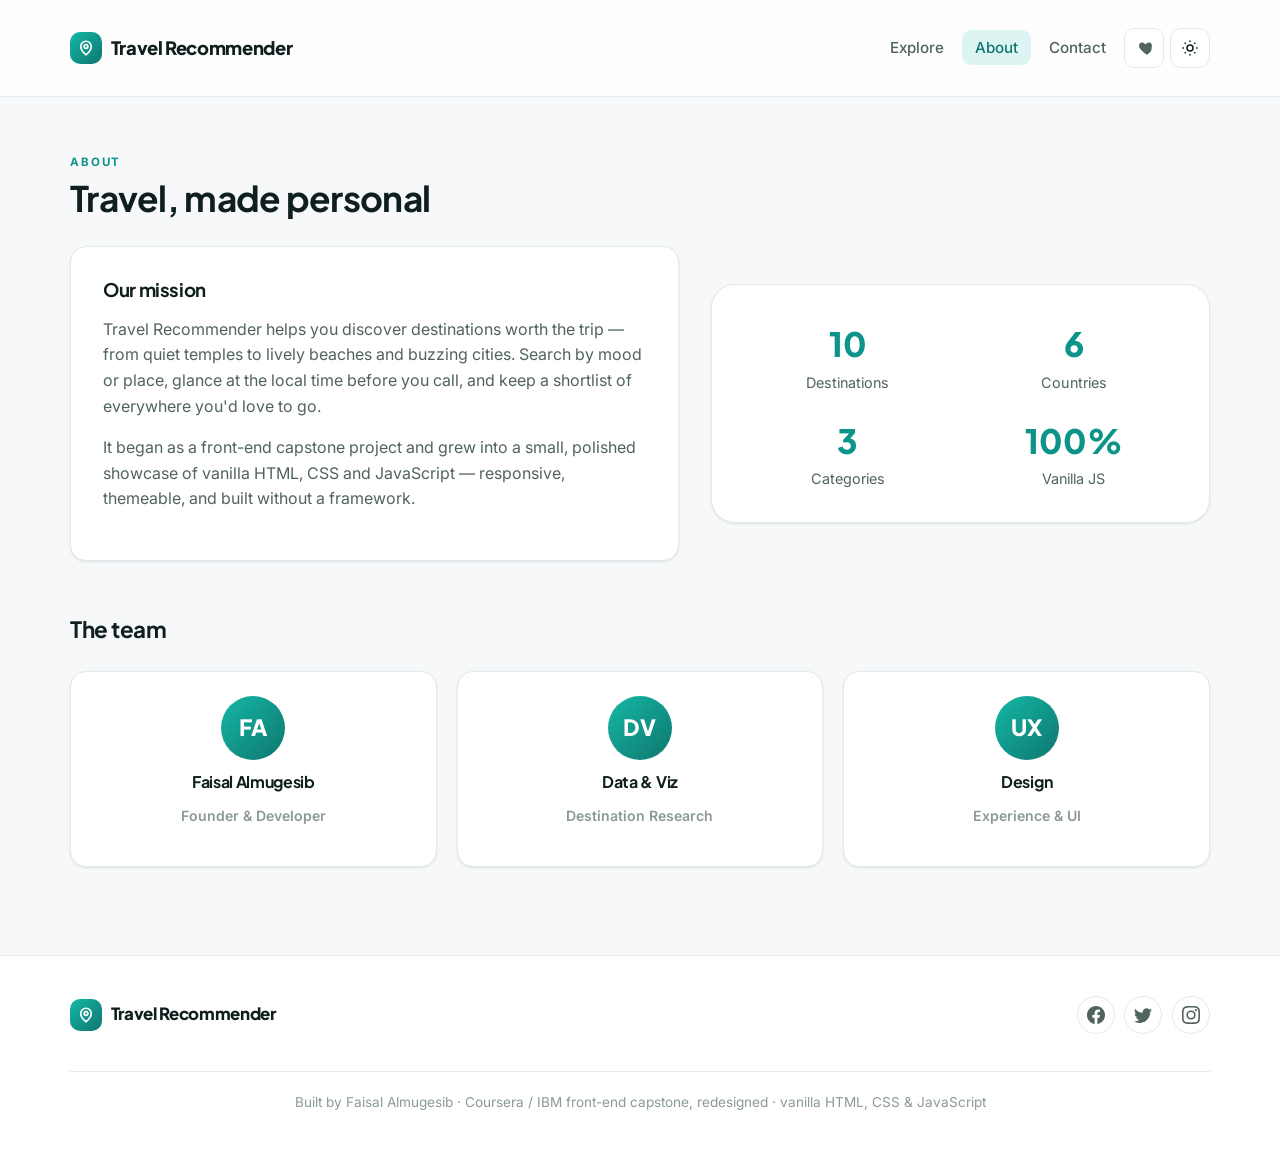
<file: about_us.html>
<!DOCTYPE html>
<html lang="en" data-theme="light">
<head>
  <meta charset="UTF-8">
  <meta name="viewport" content="width=device-width, initial-scale=1.0">
  <title>About — Travel Recommender</title>
  <meta name="description" content="The story and team behind Travel Recommender.">
  <link rel="icon" href="favicon.svg" type="image/svg+xml">
  <link rel="stylesheet" href="styles.css">
  <script src="app.js" defer></script>
</head>
<body>
  <nav class="nav">
    <div class="nav-inner">
      <a class="brand" href="index.html">
        <span class="pin"><svg width="18" height="18" viewBox="0 0 24 24" fill="none" stroke="currentColor" stroke-width="2.2"><path d="M12 21s-7-5.4-7-11a7 7 0 0 1 14 0c0 5.6-7 11-7 11z"/><circle cx="12" cy="10" r="2.5"/></svg></span>
        Travel Recommender
      </a>
      <ul class="nav-links">
        <li><a href="index.html" class="label">Explore</a></li>
        <li><a href="about_us.html" class="active label">About</a></li>
        <li><a href="contact_us.html" class="label">Contact</a></li>
        <li><a class="icon-btn fav-link" href="favorites.html" aria-label="Favourites" title="Favourites">
          <svg width="18" height="18" viewBox="0 0 24 24" fill="currentColor"><path d="M12 21s-7.5-4.6-10-9.3C.4 8 2 4.5 5.4 4.5c2 0 3.4 1.2 4.6 2.8 1.2-1.6 2.6-2.8 4.6-2.8 3.4 0 5 3.5 3.4 7.2C19.5 16.4 12 21 12 21z"/></svg>
          <span class="fav-count" data-count="0"></span>
        </a></li>
        <li><button class="icon-btn theme-toggle" aria-label="Toggle dark mode" title="Toggle theme">
          <svg class="sun" width="18" height="18" viewBox="0 0 24 24" fill="none" stroke="currentColor" stroke-width="2"><circle cx="12" cy="12" r="4"/><path d="M12 2v2M12 20v2M2 12h2M20 12h2M4.9 4.9l1.4 1.4M17.7 17.7l1.4 1.4M19.1 4.9l-1.4 1.4M6.3 17.7l-1.4 1.4"/></svg>
          <svg class="moon" width="18" height="18" viewBox="0 0 24 24" fill="currentColor"><path d="M21 12.8A9 9 0 1 1 11.2 3a7 7 0 0 0 9.8 9.8z"/></svg>
        </button></li>
      </ul>
    </div>
  </nav>

  <main>
    <section class="section">
      <div class="container">
        <div class="section-head">
          <p class="eyebrow">About</p>
          <h2>Travel, made personal</h2>
        </div>
        <div class="about-grid">
          <div class="about-card">
            <h3>Our mission</h3>
            <p style="color:var(--text-soft)">
              Travel Recommender helps you discover destinations worth the trip — from quiet temples to lively
              beaches and buzzing cities. Search by mood or place, glance at the local time before you call,
              and keep a shortlist of everywhere you'd love to go.
            </p>
            <p style="color:var(--text-soft)">
              It began as a front-end capstone project and grew into a small, polished showcase of vanilla
              HTML, CSS and JavaScript — responsive, themeable, and built without a framework.
            </p>
          </div>
          <div class="stats">
            <div class="stat"><div class="num">10</div><div class="lbl">Destinations</div></div>
            <div class="stat"><div class="num">6</div><div class="lbl">Countries</div></div>
            <div class="stat"><div class="num">3</div><div class="lbl">Categories</div></div>
            <div class="stat"><div class="num">100%</div><div class="lbl">Vanilla JS</div></div>
          </div>
        </div>
      </div>
    </section>

    <section class="section" style="padding-top:0">
      <div class="container">
        <div class="section-head"><h3 style="font-size:1.4rem">The team</h3></div>
        <div class="team">
          <div class="member">
            <div class="avatar">FA</div>
            <h4>Faisal Almugesib</h4>
            <p class="role">Founder &amp; Developer</p>
          </div>
          <div class="member">
            <div class="avatar">DV</div>
            <h4>Data &amp; Viz</h4>
            <p class="role">Destination Research</p>
          </div>
          <div class="member">
            <div class="avatar">UX</div>
            <h4>Design</h4>
            <p class="role">Experience &amp; UI</p>
          </div>
        </div>
      </div>
    </section>
  </main>

  <footer class="footer">
    <div class="footer-inner">
      <a class="brand" href="index.html">
        <span class="pin"><svg width="18" height="18" viewBox="0 0 24 24" fill="none" stroke="currentColor" stroke-width="2.2"><path d="M12 21s-7-5.4-7-11a7 7 0 0 1 14 0c0 5.6-7 11-7 11z"/><circle cx="12" cy="10" r="2.5"/></svg></span>
        Travel Recommender
      </a>
      <div class="socials">
        <a href="#" aria-label="Facebook"><svg width="18" height="18" viewBox="0 0 16 16" fill="currentColor"><path d="M16 8.05C16 3.6 12.42 0 8 0S0 3.6 0 8.05c0 4.02 2.93 7.35 6.75 7.95v-5.62H4.72V8.05h2.03V6.27c0-2.02 1.2-3.13 3.02-3.13.88 0 1.8.16 1.8.16v1.98h-1.02c-.99 0-1.3.62-1.3 1.26v1.51h2.22l-.36 2.33H9.25V16c3.82-.6 6.75-3.93 6.75-7.95z"/></svg></a>
        <a href="#" aria-label="Twitter"><svg width="18" height="18" viewBox="0 0 16 16" fill="currentColor"><path d="M5.03 15c6.04 0 9.34-5 9.34-9.33v-.43A6.7 6.7 0 0 0 16 3.54c-.6.27-1.24.44-1.9.52a3.3 3.3 0 0 0 1.45-1.82c-.64.38-1.35.65-2.1.8a3.29 3.29 0 0 0-5.6 3 9.32 9.32 0 0 1-6.76-3.43 3.29 3.29 0 0 0 1.02 4.38A3.3 3.3 0 0 1 .64 6.6v.04a3.29 3.29 0 0 0 2.63 3.22 3.2 3.2 0 0 1-1.48.06 3.28 3.28 0 0 0 3.07 2.28A6.6 6.6 0 0 1 0 13.58 9.34 9.34 0 0 0 5.03 15"/></svg></a>
        <a href="#" aria-label="Instagram"><svg width="18" height="18" viewBox="0 0 16 16" fill="currentColor"><path d="M8 0C5.83 0 5.56.01 4.7.05 3.85.09 3.27.22 2.76.42a3.9 3.9 0 0 0-1.42.93A3.9 3.9 0 0 0 .42 2.76C.22 3.27.09 3.85.05 4.7.01 5.56 0 5.83 0 8s.01 2.44.05 3.3c.04.85.17 1.43.37 1.94.2.53.48.97.92 1.42.45.44.9.72 1.42.92.51.2 1.1.33 1.94.37.86.04 1.13.05 3.3.05s2.44-.01 3.3-.05c.85-.04 1.43-.17 1.94-.37a3.9 3.9 0 0 0 1.42-.92c.44-.45.72-.9.92-1.42.2-.51.33-1.1.37-1.94.04-.86.05-1.13.05-3.3s-.01-2.45-.05-3.3c-.04-.85-.17-1.44-.37-1.95a3.9 3.9 0 0 0-.92-1.42A3.9 3.9 0 0 0 13.24.42c-.51-.2-1.1-.33-1.95-.37C10.44.01 10.17 0 8 0zm0 1.44c2.14 0 2.39.01 3.23.05.78.04 1.2.16 1.49.28.37.14.64.32.92.6.28.28.46.55.6.92.11.28.24.7.28 1.48.04.85.05 1.1.05 3.23s-.01 2.39-.05 3.23c-.04.78-.17 1.2-.28 1.49-.15.37-.33.64-.6.92-.29.28-.56.46-.93.6-.28.11-.7.24-1.48.28-.85.04-1.1.05-3.23.05s-2.39-.01-3.23-.05c-.78-.04-1.2-.17-1.49-.28a2.5 2.5 0 0 1-.92-.6 2.5 2.5 0 0 1-.6-.93c-.11-.28-.24-.7-.28-1.48C1.45 10.39 1.44 10.14 1.44 8s.01-2.38.05-3.23c.04-.78.17-1.2.28-1.49.14-.37.32-.64.6-.92.28-.28.55-.46.92-.6.29-.11.71-.24 1.49-.28C5.62 1.45 5.87 1.44 8 1.44zm0 2.45a4.11 4.11 0 1 0 0 8.22 4.11 4.11 0 0 0 0-8.22zm0 6.78a2.67 2.67 0 1 1 0-5.34 2.67 2.67 0 0 1 0 5.34zm5.23-6.94a.96.96 0 1 1-1.92 0 .96.96 0 0 1 1.92 0z"/></svg></a>
      </div>
      <p class="copy">Built by Faisal Almugesib · Coursera / IBM front-end capstone, redesigned · vanilla HTML, CSS & JavaScript</p>
    </div>
  </footer>
</body>
</html>
</file>
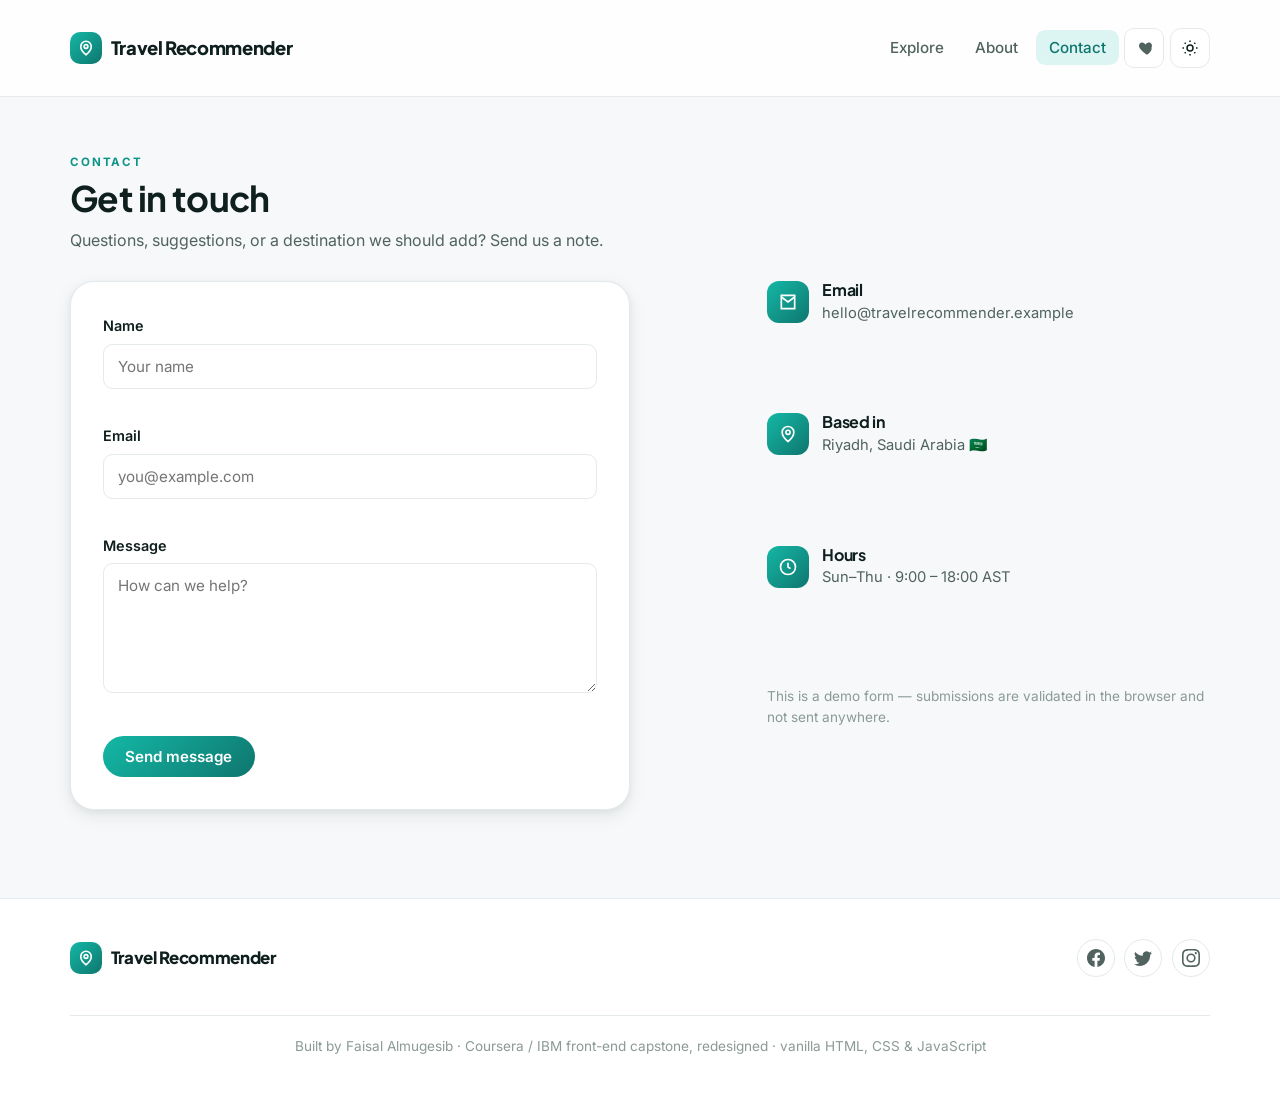
<file: contact_us.html>
<!DOCTYPE html>
<html lang="en" data-theme="light">
<head>
  <meta charset="UTF-8">
  <meta name="viewport" content="width=device-width, initial-scale=1.0">
  <title>Contact — Travel Recommender</title>
  <meta name="description" content="Get in touch with the Travel Recommender team.">
  <link rel="icon" href="favicon.svg" type="image/svg+xml">
  <link rel="stylesheet" href="styles.css">
  <script src="app.js" defer></script>
</head>
<body>
  <nav class="nav">
    <div class="nav-inner">
      <a class="brand" href="index.html">
        <span class="pin"><svg width="18" height="18" viewBox="0 0 24 24" fill="none" stroke="currentColor" stroke-width="2.2"><path d="M12 21s-7-5.4-7-11a7 7 0 0 1 14 0c0 5.6-7 11-7 11z"/><circle cx="12" cy="10" r="2.5"/></svg></span>
        Travel Recommender
      </a>
      <ul class="nav-links">
        <li><a href="index.html" class="label">Explore</a></li>
        <li><a href="about_us.html" class="label">About</a></li>
        <li><a href="contact_us.html" class="active label">Contact</a></li>
        <li><a class="icon-btn fav-link" href="favorites.html" aria-label="Favourites" title="Favourites">
          <svg width="18" height="18" viewBox="0 0 24 24" fill="currentColor"><path d="M12 21s-7.5-4.6-10-9.3C.4 8 2 4.5 5.4 4.5c2 0 3.4 1.2 4.6 2.8 1.2-1.6 2.6-2.8 4.6-2.8 3.4 0 5 3.5 3.4 7.2C19.5 16.4 12 21 12 21z"/></svg>
          <span class="fav-count" data-count="0"></span>
        </a></li>
        <li><button class="icon-btn theme-toggle" aria-label="Toggle dark mode" title="Toggle theme">
          <svg class="sun" width="18" height="18" viewBox="0 0 24 24" fill="none" stroke="currentColor" stroke-width="2"><circle cx="12" cy="12" r="4"/><path d="M12 2v2M12 20v2M2 12h2M20 12h2M4.9 4.9l1.4 1.4M17.7 17.7l1.4 1.4M19.1 4.9l-1.4 1.4M6.3 17.7l-1.4 1.4"/></svg>
          <svg class="moon" width="18" height="18" viewBox="0 0 24 24" fill="currentColor"><path d="M21 12.8A9 9 0 1 1 11.2 3a7 7 0 0 0 9.8 9.8z"/></svg>
        </button></li>
      </ul>
    </div>
  </nav>

  <main>
    <section class="section">
      <div class="container">
        <div class="section-head">
          <p class="eyebrow">Contact</p>
          <h2>Get in touch</h2>
          <p>Questions, suggestions, or a destination we should add? Send us a note.</p>
        </div>

        <div class="contact-grid">
          <div class="form-card">
            <form id="contactForm" novalidate>
              <div class="field">
                <label for="name">Name</label>
                <input type="text" id="name" name="name" placeholder="Your name" autocomplete="name">
                <div class="err" data-err="name"></div>
              </div>
              <div class="field">
                <label for="email">Email</label>
                <input type="email" id="email" name="email" placeholder="you@example.com" autocomplete="email">
                <div class="err" data-err="email"></div>
              </div>
              <div class="field">
                <label for="message">Message</label>
                <textarea id="message" name="message" placeholder="How can we help?"></textarea>
                <div class="err" data-err="message"></div>
              </div>
              <button type="submit" class="btn btn-primary">Send message</button>
              <div class="form-success" id="contactSuccess">
                <svg width="20" height="20" viewBox="0 0 24 24" fill="none" stroke="currentColor" stroke-width="2.5"><path d="M20 6L9 17l-5-5"/></svg>
                Thanks! Your message has been received.
              </div>
            </form>
          </div>

          <div class="contact-info">
            <div class="contact-item">
              <div class="ci-icon"><svg width="20" height="20" viewBox="0 0 24 24" fill="none" stroke="currentColor" stroke-width="2"><path d="M4 4h16v16H4z"/><path d="m4 6 8 6 8-6"/></svg></div>
              <div><h4>Email</h4><p>hello@travelrecommender.example</p></div>
            </div>
            <div class="contact-item">
              <div class="ci-icon"><svg width="20" height="20" viewBox="0 0 24 24" fill="none" stroke="currentColor" stroke-width="2"><path d="M12 21s-7-5.4-7-11a7 7 0 0 1 14 0c0 5.6-7 11-7 11z"/><circle cx="12" cy="10" r="2.5"/></svg></div>
              <div><h4>Based in</h4><p>Riyadh, Saudi Arabia 🇸🇦</p></div>
            </div>
            <div class="contact-item">
              <div class="ci-icon"><svg width="20" height="20" viewBox="0 0 24 24" fill="none" stroke="currentColor" stroke-width="2"><circle cx="12" cy="12" r="9"/><path d="M12 7v5l3 2"/></svg></div>
              <div><h4>Hours</h4><p>Sun–Thu · 9:00 – 18:00 AST</p></div>
            </div>
            <p style="color:var(--text-faint);font-size:.85rem;margin-top:.5rem">
              This is a demo form — submissions are validated in the browser and not sent anywhere.
            </p>
          </div>
        </div>
      </div>
    </section>
  </main>

  <footer class="footer">
    <div class="footer-inner">
      <a class="brand" href="index.html">
        <span class="pin"><svg width="18" height="18" viewBox="0 0 24 24" fill="none" stroke="currentColor" stroke-width="2.2"><path d="M12 21s-7-5.4-7-11a7 7 0 0 1 14 0c0 5.6-7 11-7 11z"/><circle cx="12" cy="10" r="2.5"/></svg></span>
        Travel Recommender
      </a>
      <div class="socials">
        <a href="#" aria-label="Facebook"><svg width="18" height="18" viewBox="0 0 16 16" fill="currentColor"><path d="M16 8.05C16 3.6 12.42 0 8 0S0 3.6 0 8.05c0 4.02 2.93 7.35 6.75 7.95v-5.62H4.72V8.05h2.03V6.27c0-2.02 1.2-3.13 3.02-3.13.88 0 1.8.16 1.8.16v1.98h-1.02c-.99 0-1.3.62-1.3 1.26v1.51h2.22l-.36 2.33H9.25V16c3.82-.6 6.75-3.93 6.75-7.95z"/></svg></a>
        <a href="#" aria-label="Twitter"><svg width="18" height="18" viewBox="0 0 16 16" fill="currentColor"><path d="M5.03 15c6.04 0 9.34-5 9.34-9.33v-.43A6.7 6.7 0 0 0 16 3.54c-.6.27-1.24.44-1.9.52a3.3 3.3 0 0 0 1.45-1.82c-.64.38-1.35.65-2.1.8a3.29 3.29 0 0 0-5.6 3 9.32 9.32 0 0 1-6.76-3.43 3.29 3.29 0 0 0 1.02 4.38A3.3 3.3 0 0 1 .64 6.6v.04a3.29 3.29 0 0 0 2.63 3.22 3.2 3.2 0 0 1-1.48.06 3.28 3.28 0 0 0 3.07 2.28A6.6 6.6 0 0 1 0 13.58 9.34 9.34 0 0 0 5.03 15"/></svg></a>
        <a href="#" aria-label="Instagram"><svg width="18" height="18" viewBox="0 0 16 16" fill="currentColor"><path d="M8 0C5.83 0 5.56.01 4.7.05 3.85.09 3.27.22 2.76.42a3.9 3.9 0 0 0-1.42.93A3.9 3.9 0 0 0 .42 2.76C.22 3.27.09 3.85.05 4.7.01 5.56 0 5.83 0 8s.01 2.44.05 3.3c.04.85.17 1.43.37 1.94.2.53.48.97.92 1.42.45.44.9.72 1.42.92.51.2 1.1.33 1.94.37.86.04 1.13.05 3.3.05s2.44-.01 3.3-.05c.85-.04 1.43-.17 1.94-.37a3.9 3.9 0 0 0 1.42-.92c.44-.45.72-.9.92-1.42.2-.51.33-1.1.37-1.94.04-.86.05-1.13.05-3.3s-.01-2.45-.05-3.3c-.04-.85-.17-1.44-.37-1.95a3.9 3.9 0 0 0-.92-1.42A3.9 3.9 0 0 0 13.24.42c-.51-.2-1.1-.33-1.95-.37C10.44.01 10.17 0 8 0zm0 1.44c2.14 0 2.39.01 3.23.05.78.04 1.2.16 1.49.28.37.14.64.32.92.6.28.28.46.55.6.92.11.28.24.7.28 1.48.04.85.05 1.1.05 3.23s-.01 2.39-.05 3.23c-.04.78-.17 1.2-.28 1.49-.15.37-.33.64-.6.92-.29.28-.56.46-.93.6-.28.11-.7.24-1.48.28-.85.04-1.1.05-3.23.05s-2.39-.01-3.23-.05c-.78-.04-1.2-.17-1.49-.28a2.5 2.5 0 0 1-.92-.6 2.5 2.5 0 0 1-.6-.93c-.11-.28-.24-.7-.28-1.48C1.45 10.39 1.44 10.14 1.44 8s.01-2.38.05-3.23c.04-.78.17-1.2.28-1.49.14-.37.32-.64.6-.92.28-.28.55-.46.92-.6.29-.11.71-.24 1.49-.28C5.62 1.45 5.87 1.44 8 1.44zm0 2.45a4.11 4.11 0 1 0 0 8.22 4.11 4.11 0 0 0 0-8.22zm0 6.78a2.67 2.67 0 1 1 0-5.34 2.67 2.67 0 0 1 0 5.34zm5.23-6.94a.96.96 0 1 1-1.92 0 .96.96 0 0 1 1.92 0z"/></svg></a>
      </div>
      <p class="copy">Built by Faisal Almugesib · Coursera / IBM front-end capstone, redesigned · vanilla HTML, CSS & JavaScript</p>
    </div>
  </footer>
</body>
</html>
</file>
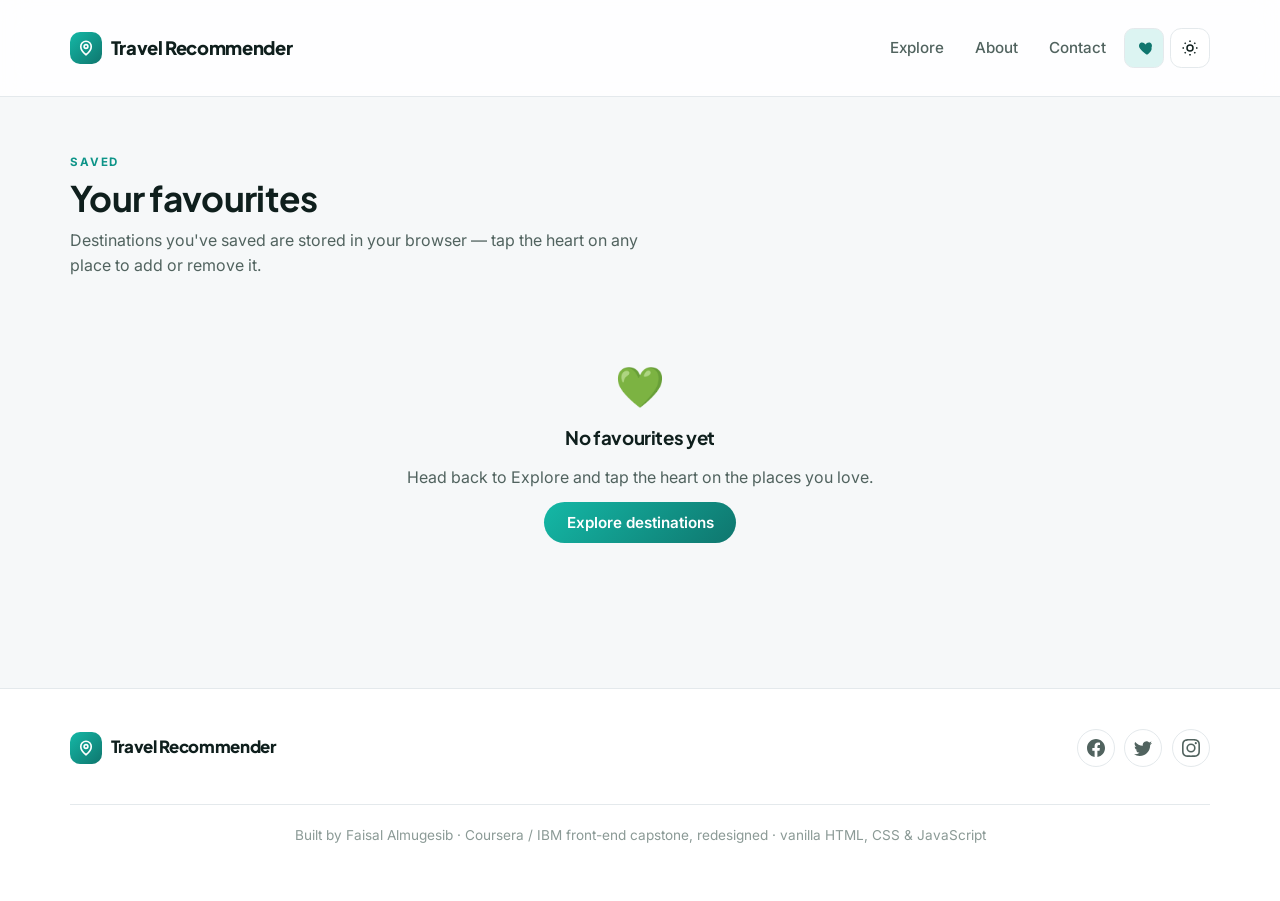
<file: favorites.html>
<!DOCTYPE html>
<html lang="en" data-theme="light">
<head>
  <meta charset="UTF-8">
  <meta name="viewport" content="width=device-width, initial-scale=1.0">
  <title>Your Favourites — Travel Recommender</title>
  <meta name="description" content="The destinations you've saved on Travel Recommender.">
  <link rel="icon" href="favicon.svg" type="image/svg+xml">
  <link rel="stylesheet" href="styles.css">
  <script src="app.js" defer></script>
</head>
<body>
  <nav class="nav">
    <div class="nav-inner">
      <a class="brand" href="index.html">
        <span class="pin"><svg width="18" height="18" viewBox="0 0 24 24" fill="none" stroke="currentColor" stroke-width="2.2"><path d="M12 21s-7-5.4-7-11a7 7 0 0 1 14 0c0 5.6-7 11-7 11z"/><circle cx="12" cy="10" r="2.5"/></svg></span>
        Travel Recommender
      </a>
      <ul class="nav-links">
        <li><a href="index.html" class="label">Explore</a></li>
        <li><a href="about_us.html" class="label">About</a></li>
        <li><a href="contact_us.html" class="label">Contact</a></li>
        <li><a class="icon-btn fav-link active" href="favorites.html" aria-label="Favourites" title="Favourites">
          <svg width="18" height="18" viewBox="0 0 24 24" fill="currentColor"><path d="M12 21s-7.5-4.6-10-9.3C.4 8 2 4.5 5.4 4.5c2 0 3.4 1.2 4.6 2.8 1.2-1.6 2.6-2.8 4.6-2.8 3.4 0 5 3.5 3.4 7.2C19.5 16.4 12 21 12 21z"/></svg>
          <span class="fav-count" data-count="0"></span>
        </a></li>
        <li><button class="icon-btn theme-toggle" aria-label="Toggle dark mode" title="Toggle theme">
          <svg class="sun" width="18" height="18" viewBox="0 0 24 24" fill="none" stroke="currentColor" stroke-width="2"><circle cx="12" cy="12" r="4"/><path d="M12 2v2M12 20v2M2 12h2M20 12h2M4.9 4.9l1.4 1.4M17.7 17.7l1.4 1.4M19.1 4.9l-1.4 1.4M6.3 17.7l-1.4 1.4"/></svg>
          <svg class="moon" width="18" height="18" viewBox="0 0 24 24" fill="currentColor"><path d="M21 12.8A9 9 0 1 1 11.2 3a7 7 0 0 0 9.8 9.8z"/></svg>
        </button></li>
      </ul>
    </div>
  </nav>

  <main>
    <section class="section">
      <div class="container">
        <div class="section-head">
          <p class="eyebrow">Saved</p>
          <h2>Your favourites</h2>
          <p>Destinations you've saved are stored in your browser — tap the heart on any place to add or remove it.</p>
        </div>

        <div class="grid" id="favoritesGrid"></div>

        <div class="empty" id="favEmpty" style="display:none">
          <div class="big">💚</div>
          <h3>No favourites yet</h3>
          <p>Head back to Explore and tap the heart on the places you love.</p>
          <p style="margin-top:1.25rem"><a class="btn btn-primary" href="index.html">Explore destinations</a></p>
        </div>
      </div>
    </section>
  </main>

  <footer class="footer">
    <div class="footer-inner">
      <a class="brand" href="index.html">
        <span class="pin"><svg width="18" height="18" viewBox="0 0 24 24" fill="none" stroke="currentColor" stroke-width="2.2"><path d="M12 21s-7-5.4-7-11a7 7 0 0 1 14 0c0 5.6-7 11-7 11z"/><circle cx="12" cy="10" r="2.5"/></svg></span>
        Travel Recommender
      </a>
      <div class="socials">
        <a href="#" aria-label="Facebook"><svg width="18" height="18" viewBox="0 0 16 16" fill="currentColor"><path d="M16 8.05C16 3.6 12.42 0 8 0S0 3.6 0 8.05c0 4.02 2.93 7.35 6.75 7.95v-5.62H4.72V8.05h2.03V6.27c0-2.02 1.2-3.13 3.02-3.13.88 0 1.8.16 1.8.16v1.98h-1.02c-.99 0-1.3.62-1.3 1.26v1.51h2.22l-.36 2.33H9.25V16c3.82-.6 6.75-3.93 6.75-7.95z"/></svg></a>
        <a href="#" aria-label="Twitter"><svg width="18" height="18" viewBox="0 0 16 16" fill="currentColor"><path d="M5.03 15c6.04 0 9.34-5 9.34-9.33v-.43A6.7 6.7 0 0 0 16 3.54c-.6.27-1.24.44-1.9.52a3.3 3.3 0 0 0 1.45-1.82c-.64.38-1.35.65-2.1.8a3.29 3.29 0 0 0-5.6 3 9.32 9.32 0 0 1-6.76-3.43 3.29 3.29 0 0 0 1.02 4.38A3.3 3.3 0 0 1 .64 6.6v.04a3.29 3.29 0 0 0 2.63 3.22 3.2 3.2 0 0 1-1.48.06 3.28 3.28 0 0 0 3.07 2.28A6.6 6.6 0 0 1 0 13.58 9.34 9.34 0 0 0 5.03 15"/></svg></a>
        <a href="#" aria-label="Instagram"><svg width="18" height="18" viewBox="0 0 16 16" fill="currentColor"><path d="M8 0C5.83 0 5.56.01 4.7.05 3.85.09 3.27.22 2.76.42a3.9 3.9 0 0 0-1.42.93A3.9 3.9 0 0 0 .42 2.76C.22 3.27.09 3.85.05 4.7.01 5.56 0 5.83 0 8s.01 2.44.05 3.3c.04.85.17 1.43.37 1.94.2.53.48.97.92 1.42.45.44.9.72 1.42.92.51.2 1.1.33 1.94.37.86.04 1.13.05 3.3.05s2.44-.01 3.3-.05c.85-.04 1.43-.17 1.94-.37a3.9 3.9 0 0 0 1.42-.92c.44-.45.72-.9.92-1.42.2-.51.33-1.1.37-1.94.04-.86.05-1.13.05-3.3s-.01-2.45-.05-3.3c-.04-.85-.17-1.44-.37-1.95a3.9 3.9 0 0 0-.92-1.42A3.9 3.9 0 0 0 13.24.42c-.51-.2-1.1-.33-1.95-.37C10.44.01 10.17 0 8 0zm0 1.44c2.14 0 2.39.01 3.23.05.78.04 1.2.16 1.49.28.37.14.64.32.92.6.28.28.46.55.6.92.11.28.24.7.28 1.48.04.85.05 1.1.05 3.23s-.01 2.39-.05 3.23c-.04.78-.17 1.2-.28 1.49-.15.37-.33.64-.6.92-.29.28-.56.46-.93.6-.28.11-.7.24-1.48.28-.85.04-1.1.05-3.23.05s-2.39-.01-3.23-.05c-.78-.04-1.2-.17-1.49-.28a2.5 2.5 0 0 1-.92-.6 2.5 2.5 0 0 1-.6-.93c-.11-.28-.24-.7-.28-1.48C1.45 10.39 1.44 10.14 1.44 8s.01-2.38.05-3.23c.04-.78.17-1.2.28-1.49.14-.37.32-.64.6-.92.28-.28.55-.46.92-.6.29-.11.71-.24 1.49-.28C5.62 1.45 5.87 1.44 8 1.44zm0 2.45a4.11 4.11 0 1 0 0 8.22 4.11 4.11 0 0 0 0-8.22zm0 6.78a2.67 2.67 0 1 1 0-5.34 2.67 2.67 0 0 1 0 5.34zm5.23-6.94a.96.96 0 1 1-1.92 0 .96.96 0 0 1 1.92 0z"/></svg></a>
      </div>
      <p class="copy">Built by Faisal Almugesib · Coursera / IBM front-end capstone, redesigned · vanilla HTML, CSS & JavaScript</p>
    </div>
  </footer>
</body>
</html>
</file>
<file: styles.css>
/* ============================================================
   Travel Recommender — shared stylesheet
   Modern, themeable (light/dark), no framework dependency
   ============================================================ */

@import url('https://fonts.googleapis.com/css2?family=Plus+Jakarta+Sans:wght@500;600;700;800&family=Inter:wght@400;500;600&display=swap');

:root {
  --teal-400: #2dd4bf;
  --teal-500: #14b8a6;
  --teal-600: #0d9488;
  --teal-700: #0f766e;
  --coral: #f97316;
  --coral-dark: #ea580c;

  /* light theme */
  --bg: #f6f8f9;
  --bg-elev: #ffffff;
  --surface: #ffffff;
  --border: #e4e9ec;
  --text: #0f1f1d;
  --text-soft: #51635f;
  --text-faint: #8b9a96;
  --nav-bg: rgba(255, 255, 255, 0.85);
  --shadow-sm: 0 1px 3px rgba(15, 31, 29, 0.06), 0 1px 2px rgba(15, 31, 29, 0.04);
  --shadow-md: 0 6px 18px rgba(15, 31, 29, 0.08), 0 2px 6px rgba(15, 31, 29, 0.05);
  --shadow-lg: 0 18px 40px rgba(15, 31, 29, 0.12), 0 6px 12px rgba(15, 31, 29, 0.06);

  --radius-sm: 0.6rem;
  --radius: 1rem;
  --radius-lg: 1.5rem;
  --maxw: 1180px;
}

[data-theme='dark'] {
  --bg: #0b1413;
  --bg-elev: #11201e;
  --surface: #14201e;
  --border: #21302d;
  --text: #eef3f2;
  --text-soft: #a7b6b2;
  --text-faint: #6f807c;
  --nav-bg: rgba(11, 20, 19, 0.82);
  --shadow-sm: 0 1px 3px rgba(0, 0, 0, 0.4);
  --shadow-md: 0 6px 18px rgba(0, 0, 0, 0.45);
  --shadow-lg: 0 18px 40px rgba(0, 0, 0, 0.55);
}

* { box-sizing: border-box; }

html { scroll-behavior: smooth; }

body {
  margin: 0;
  font-family: 'Inter', -apple-system, BlinkMacSystemFont, 'Segoe UI', sans-serif;
  background: var(--bg);
  color: var(--text);
  line-height: 1.6;
  transition: background 0.3s ease, color 0.3s ease;
}

h1, h2, h3, h4 {
  font-family: 'Plus Jakarta Sans', 'Inter', sans-serif;
  line-height: 1.15;
  letter-spacing: -0.02em;
  margin: 0 0 0.6rem;
  color: var(--text);
}

a { color: var(--teal-600); text-decoration: none; }

.container { max-width: var(--maxw); margin: 0 auto; padding: 0 1.25rem; }

.section { padding: 3.5rem 0; }
.section-head { margin-bottom: 1.75rem; }
.section-head .eyebrow {
  text-transform: uppercase;
  letter-spacing: 0.16em;
  font-size: 0.72rem;
  font-weight: 700;
  color: var(--teal-600);
  margin: 0 0 0.4rem;
}
.section-head h2 { font-size: clamp(1.6rem, 3.2vw, 2.2rem); }
.section-head p { color: var(--text-soft); margin: 0.3rem 0 0; max-width: 60ch; }

/* ---------- Navbar ---------- */

.nav {
  position: sticky;
  top: 0;
  z-index: 50;
  background: var(--nav-bg);
  backdrop-filter: saturate(180%) blur(14px);
  -webkit-backdrop-filter: saturate(180%) blur(14px);
  border-bottom: 1px solid var(--border);
}
.nav-inner {
  max-width: var(--maxw);
  margin: 0 auto;
  padding: 0.75rem 1.25rem;
  display: flex;
  align-items: center;
  gap: 1rem;
}
.brand {
  display: flex;
  align-items: center;
  gap: 0.55rem;
  font-family: 'Plus Jakarta Sans', sans-serif;
  font-weight: 800;
  font-size: 1.15rem;
  color: var(--text);
  letter-spacing: -0.02em;
}
.brand .pin {
  display: grid;
  place-items: center;
  width: 32px; height: 32px;
  border-radius: 10px;
  background: linear-gradient(135deg, var(--teal-500), var(--teal-700));
  color: #fff;
}
.nav-links {
  display: flex;
  align-items: center;
  gap: 0.35rem;
  margin-left: auto;
  list-style: none;
  padding: 0;
}
.nav-links a {
  color: var(--text-soft);
  font-weight: 500;
  font-size: 0.95rem;
  padding: 0.5rem 0.8rem;
  border-radius: 0.6rem;
  transition: background 0.2s, color 0.2s;
}
.nav-links a:hover { color: var(--text); background: color-mix(in srgb, var(--teal-500) 12%, transparent); }
.nav-links a.active { color: var(--teal-700); background: color-mix(in srgb, var(--teal-500) 14%, transparent); }

.icon-btn {
  display: grid;
  place-items: center;
  width: 40px; height: 40px;
  border: 1px solid var(--border);
  border-radius: 0.7rem;
  background: var(--bg-elev);
  color: var(--text);
  cursor: pointer;
  transition: transform 0.15s, box-shadow 0.15s, background 0.2s;
}
.icon-btn:hover { transform: translateY(-1px); box-shadow: var(--shadow-sm); }
.fav-link { position: relative; }
.fav-count {
  position: absolute;
  top: -6px; right: -6px;
  min-width: 18px; height: 18px;
  padding: 0 4px;
  border-radius: 9px;
  background: var(--coral);
  color: #fff;
  font-size: 0.7rem;
  font-weight: 700;
  display: grid;
  place-items: center;
}
.fav-count:empty, .fav-count[data-count='0'] { display: none; }

.theme-toggle .moon { display: none; }
[data-theme='dark'] .theme-toggle .sun { display: none; }
[data-theme='dark'] .theme-toggle .moon { display: block; }

/* ---------- Hero ---------- */

.hero {
  position: relative;
  min-height: 78vh;
  display: flex;
  align-items: center;
  color: #fff;
  background:
    linear-gradient(180deg, rgba(7, 25, 23, 0.45) 0%, rgba(7, 25, 23, 0.78) 100%),
    url('background.jpg') center/cover no-repeat;
}
.hero-inner { max-width: var(--maxw); margin: 0 auto; padding: 4rem 1.25rem; width: 100%; }
.hero .pill {
  display: inline-flex;
  align-items: center;
  gap: 0.5rem;
  padding: 0.35rem 0.85rem;
  border-radius: 999px;
  background: rgba(255, 255, 255, 0.14);
  border: 1px solid rgba(255, 255, 255, 0.25);
  font-size: 0.8rem;
  font-weight: 600;
  margin-bottom: 1.25rem;
}
.hero h1 {
  color: #fff;
  font-size: clamp(2.4rem, 6vw, 4rem);
  font-weight: 800;
  max-width: 16ch;
  text-shadow: 0 2px 20px rgba(0, 0, 0, 0.25);
}
.hero p.lead {
  font-size: clamp(1.05rem, 2vw, 1.3rem);
  color: rgba(255, 255, 255, 0.92);
  max-width: 46ch;
  margin: 0.5rem 0 2rem;
}

/* ---------- Search ---------- */

.searchbar {
  display: flex;
  gap: 0.5rem;
  background: var(--surface);
  padding: 0.5rem;
  border-radius: 999px;
  box-shadow: var(--shadow-lg);
  max-width: 560px;
}
.searchbar input {
  flex: 1;
  border: none;
  background: transparent;
  padding: 0.7rem 0.5rem 0.7rem 1rem;
  font-size: 1rem;
  color: var(--text);
  outline: none;
}
.searchbar input::placeholder { color: var(--text-faint); }

.btn {
  border: none;
  cursor: pointer;
  font-weight: 600;
  font-family: inherit;
  border-radius: 999px;
  padding: 0.7rem 1.4rem;
  font-size: 0.95rem;
  transition: transform 0.15s, box-shadow 0.15s, background 0.2s;
}
.btn-primary { background: linear-gradient(135deg, var(--teal-500), var(--teal-700)); color: #fff; }
.btn-primary:hover { transform: translateY(-1px); box-shadow: var(--shadow-md); }
.btn-ghost { background: transparent; color: var(--text-soft); border: 1px solid var(--border); }
.btn-ghost:hover { color: var(--text); }

/* ---------- Filter chips ---------- */

.chips { display: flex; flex-wrap: wrap; gap: 0.5rem; }
.chip {
  border: 1px solid var(--border);
  background: var(--bg-elev);
  color: var(--text-soft);
  padding: 0.45rem 1rem;
  border-radius: 999px;
  font-size: 0.88rem;
  font-weight: 600;
  cursor: pointer;
  transition: all 0.18s;
}
.chip:hover { color: var(--text); border-color: var(--teal-500); }
.chip.active {
  background: linear-gradient(135deg, var(--teal-500), var(--teal-700));
  color: #fff;
  border-color: transparent;
}

/* ---------- Cards grid ---------- */

.grid {
  display: grid;
  grid-template-columns: repeat(auto-fill, minmax(280px, 1fr));
  gap: 1.5rem;
}
.card {
  background: var(--surface);
  border: 1px solid var(--border);
  border-radius: var(--radius);
  overflow: hidden;
  box-shadow: var(--shadow-sm);
  display: flex;
  flex-direction: column;
  transition: transform 0.22s ease, box-shadow 0.22s ease;
  animation: rise 0.5s ease both;
}
.card:hover { transform: translateY(-5px); box-shadow: var(--shadow-lg); }
@keyframes rise { from { opacity: 0; transform: translateY(14px); } to { opacity: 1; transform: translateY(0); } }

.card-media { position: relative; aspect-ratio: 16 / 11; overflow: hidden; }
.card-media img {
  width: 100%; height: 100%;
  object-fit: cover;
  transition: transform 0.4s ease;
}
.card:hover .card-media img { transform: scale(1.06); }
.badge {
  position: absolute;
  top: 0.75rem; left: 0.75rem;
  padding: 0.3rem 0.7rem;
  border-radius: 999px;
  font-size: 0.72rem;
  font-weight: 700;
  text-transform: capitalize;
  background: rgba(255, 255, 255, 0.92);
  color: var(--teal-700);
  backdrop-filter: blur(4px);
}
.fav-btn {
  position: absolute;
  top: 0.6rem; right: 0.6rem;
  width: 38px; height: 38px;
  display: grid; place-items: center;
  border: none;
  border-radius: 50%;
  background: rgba(255, 255, 255, 0.9);
  color: #c2410c;
  cursor: pointer;
  transition: transform 0.15s, background 0.2s;
}
.fav-btn:hover { transform: scale(1.1); }
.fav-btn svg { width: 19px; height: 19px; }
.fav-btn[aria-pressed='true'] { background: var(--coral); color: #fff; }

.card-body { padding: 1.1rem 1.2rem 1.3rem; display: flex; flex-direction: column; gap: 0.5rem; flex: 1; }
.card-body .place { display: flex; align-items: baseline; justify-content: space-between; gap: 0.5rem; }
.card-body h3 { font-size: 1.15rem; margin: 0; }
.card-body .country { color: var(--text-faint); font-size: 0.85rem; font-weight: 600; }
.card-body p { color: var(--text-soft); font-size: 0.92rem; margin: 0; }
.card-foot {
  margin-top: auto;
  display: flex;
  align-items: center;
  justify-content: space-between;
  gap: 0.5rem;
  padding-top: 0.6rem;
  border-top: 1px solid var(--border);
}
.localtime { display: inline-flex; align-items: center; gap: 0.35rem; color: var(--text-soft); font-size: 0.82rem; font-weight: 600; }
.localtime svg { width: 15px; height: 15px; color: var(--teal-600); }
.tag-row { display: flex; flex-wrap: wrap; gap: 0.3rem; }
.tag { font-size: 0.72rem; color: var(--text-faint); background: var(--bg); border: 1px solid var(--border); padding: 0.12rem 0.5rem; border-radius: 999px; }

/* ---------- Empty / status ---------- */

.empty {
  text-align: center;
  padding: 3rem 1rem;
  color: var(--text-soft);
}
.empty .big { font-size: 2.5rem; margin-bottom: 0.5rem; }

/* ---------- Stats band ---------- */

.stats {
  display: grid;
  grid-template-columns: repeat(auto-fit, minmax(160px, 1fr));
  gap: 1.25rem;
  background: var(--surface);
  border: 1px solid var(--border);
  border-radius: var(--radius-lg);
  padding: 2rem;
  box-shadow: var(--shadow-sm);
}
.stat { text-align: center; }
.stat .num { font-family: 'Plus Jakarta Sans'; font-size: 2.1rem; font-weight: 800; color: var(--teal-600); }
.stat .lbl { color: var(--text-soft); font-size: 0.9rem; }

/* ---------- About / team ---------- */

.about-grid { display: grid; grid-template-columns: 1fr; gap: 2rem; align-items: center; }
@media (min-width: 820px) { .about-grid { grid-template-columns: 1.1fr 0.9fr; } }
.about-card {
  background: var(--surface); border: 1px solid var(--border);
  border-radius: var(--radius); padding: 2rem; box-shadow: var(--shadow-sm);
}
.team { display: grid; grid-template-columns: repeat(auto-fit, minmax(180px, 1fr)); gap: 1.25rem; }
.member {
  background: var(--surface); border: 1px solid var(--border);
  border-radius: var(--radius); padding: 1.5rem; text-align: center; box-shadow: var(--shadow-sm);
  transition: transform 0.2s, box-shadow 0.2s;
}
.member:hover { transform: translateY(-4px); box-shadow: var(--shadow-md); }
.avatar {
  width: 64px; height: 64px; margin: 0 auto 0.8rem;
  border-radius: 50%;
  display: grid; place-items: center;
  font-family: 'Plus Jakarta Sans'; font-weight: 800; font-size: 1.4rem; color: #fff;
  background: linear-gradient(135deg, var(--teal-500), var(--teal-700));
}
.member h4 { margin: 0; }
.member .role { color: var(--text-faint); font-size: 0.88rem; font-weight: 600; }

/* ---------- Forms ---------- */

.form-card {
  background: var(--surface); border: 1px solid var(--border);
  border-radius: var(--radius-lg); padding: 2rem; box-shadow: var(--shadow-md);
  max-width: 560px;
}
.field { margin-bottom: 1.1rem; }
.field label { display: block; font-weight: 600; font-size: 0.9rem; margin-bottom: 0.4rem; }
.field input, .field textarea {
  width: 100%;
  border: 1px solid var(--border);
  background: var(--bg-elev);
  color: var(--text);
  border-radius: var(--radius-sm);
  padding: 0.75rem 0.9rem;
  font-family: inherit;
  font-size: 0.95rem;
  transition: border 0.2s, box-shadow 0.2s;
}
.field input:focus, .field textarea:focus {
  outline: none;
  border-color: var(--teal-500);
  box-shadow: 0 0 0 3px color-mix(in srgb, var(--teal-500) 22%, transparent);
}
.field textarea { resize: vertical; min-height: 130px; }
.field .err { color: #dc2626; font-size: 0.8rem; margin-top: 0.3rem; min-height: 1em; }
.form-success {
  display: none;
  align-items: center;
  gap: 0.6rem;
  background: color-mix(in srgb, var(--teal-500) 14%, transparent);
  border: 1px solid var(--teal-500);
  color: var(--teal-700);
  padding: 0.85rem 1rem;
  border-radius: var(--radius-sm);
  font-weight: 600;
  margin-top: 1rem;
}
.form-success.show { display: flex; }
.contact-info { display: grid; gap: 1.25rem; }
.contact-item { display: flex; gap: 0.85rem; align-items: flex-start; }
.contact-item .ci-icon {
  flex: none; width: 42px; height: 42px; border-radius: 12px;
  display: grid; place-items: center; color: #fff;
  background: linear-gradient(135deg, var(--teal-500), var(--teal-700));
}
.contact-item h4 { margin: 0 0 0.15rem; font-size: 1rem; }
.contact-item p { margin: 0; color: var(--text-soft); font-size: 0.92rem; }
.contact-grid { display: grid; grid-template-columns: 1fr; gap: 2rem; }
@media (min-width: 820px) { .contact-grid { grid-template-columns: 1.2fr 0.8fr; } }

/* ---------- Footer ---------- */

.footer {
  border-top: 1px solid var(--border);
  background: var(--bg-elev);
  margin-top: 2rem;
}
.footer-inner {
  max-width: var(--maxw); margin: 0 auto; padding: 2.5rem 1.25rem;
  display: flex; flex-wrap: wrap; gap: 1.5rem; justify-content: space-between; align-items: center;
}
.footer .brand { font-size: 1.05rem; }
.socials { display: flex; gap: 0.6rem; }
.socials a {
  width: 38px; height: 38px; border-radius: 50%;
  display: grid; place-items: center;
  background: var(--surface); border: 1px solid var(--border); color: var(--text-soft);
  transition: transform 0.15s, color 0.2s, border 0.2s;
}
.socials a:hover { transform: translateY(-2px); color: var(--teal-600); border-color: var(--teal-500); }
.footer .copy { color: var(--text-faint); font-size: 0.85rem; width: 100%; text-align: center; border-top: 1px solid var(--border); padding-top: 1.25rem; }

/* ---------- Responsive nav ---------- */

@media (max-width: 680px) {
  .nav-links .label { display: none; }
  .hero { min-height: 70vh; }
  .searchbar { flex-direction: column; border-radius: var(--radius); }
  .searchbar .btn { width: 100%; }
}

@media (prefers-reduced-motion: reduce) {
  * { animation: none !important; transition: none !important; scroll-behavior: auto !important; }
}
</file>
